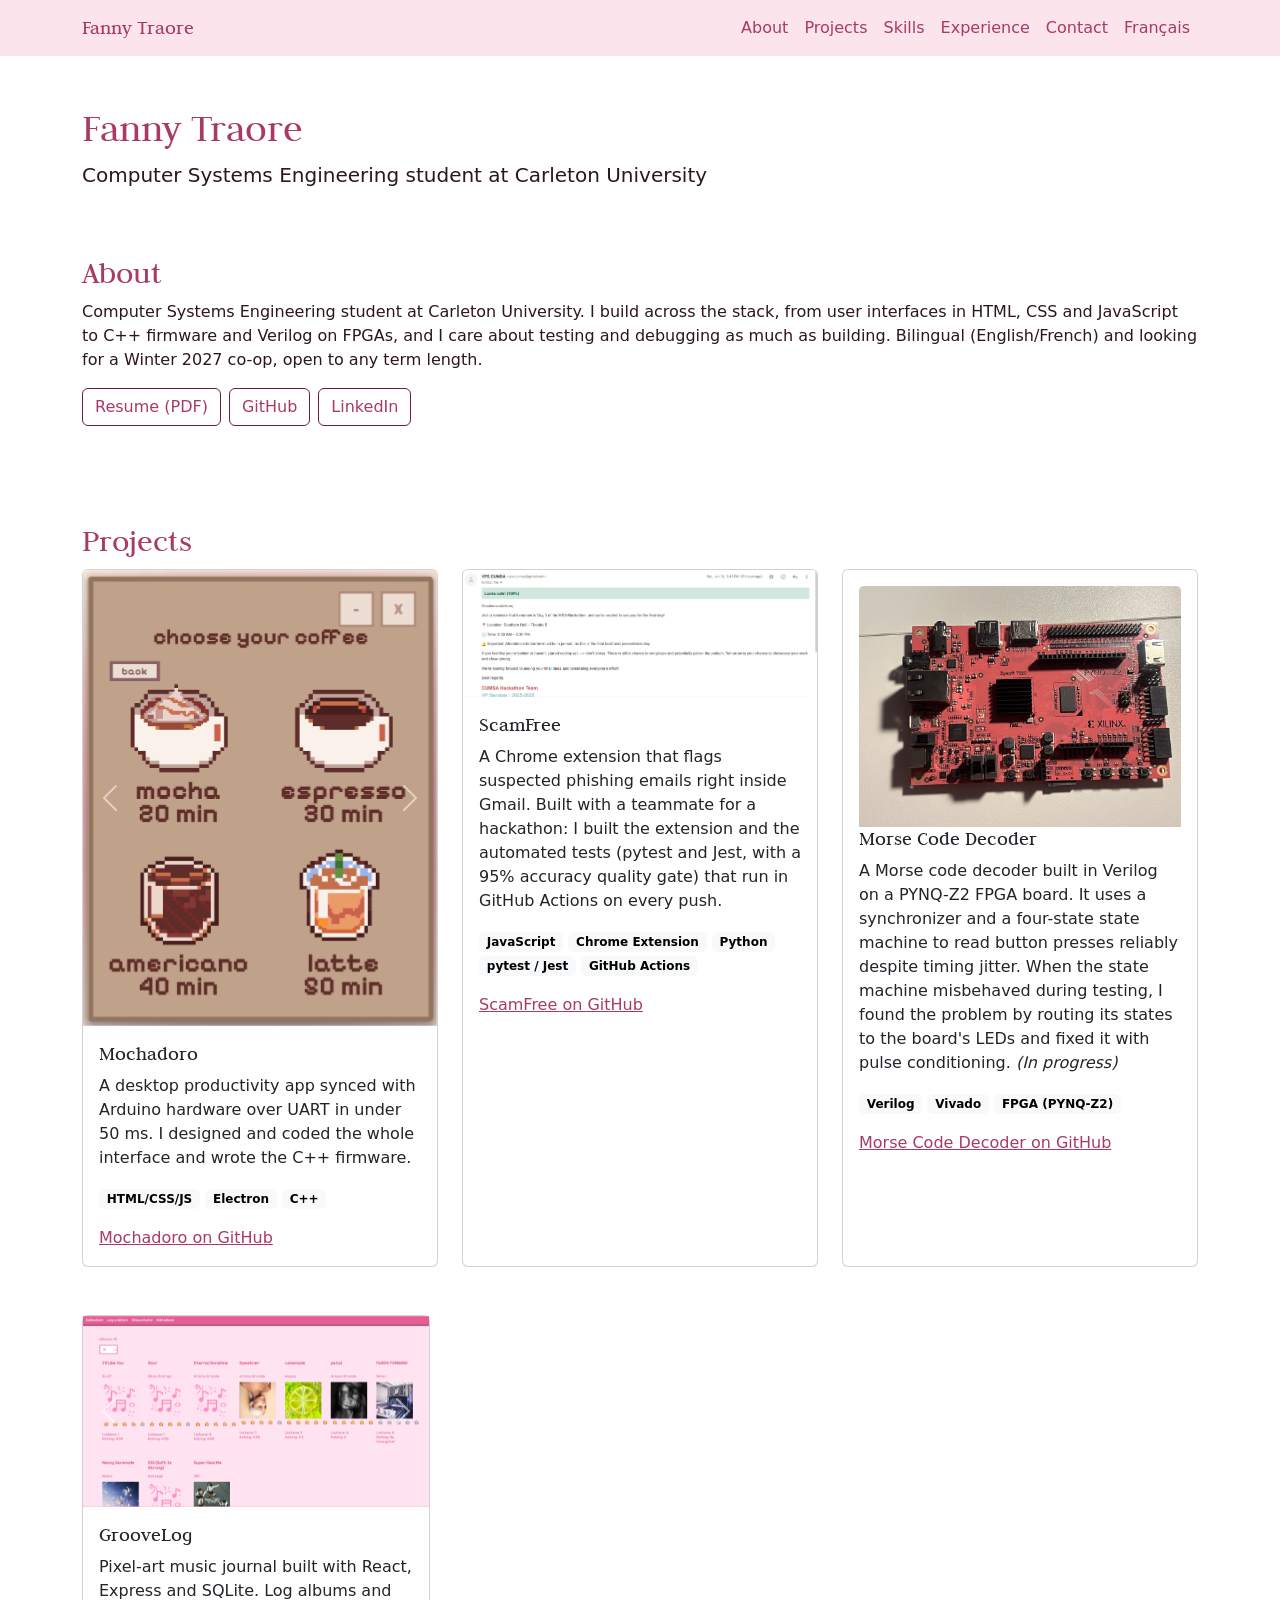
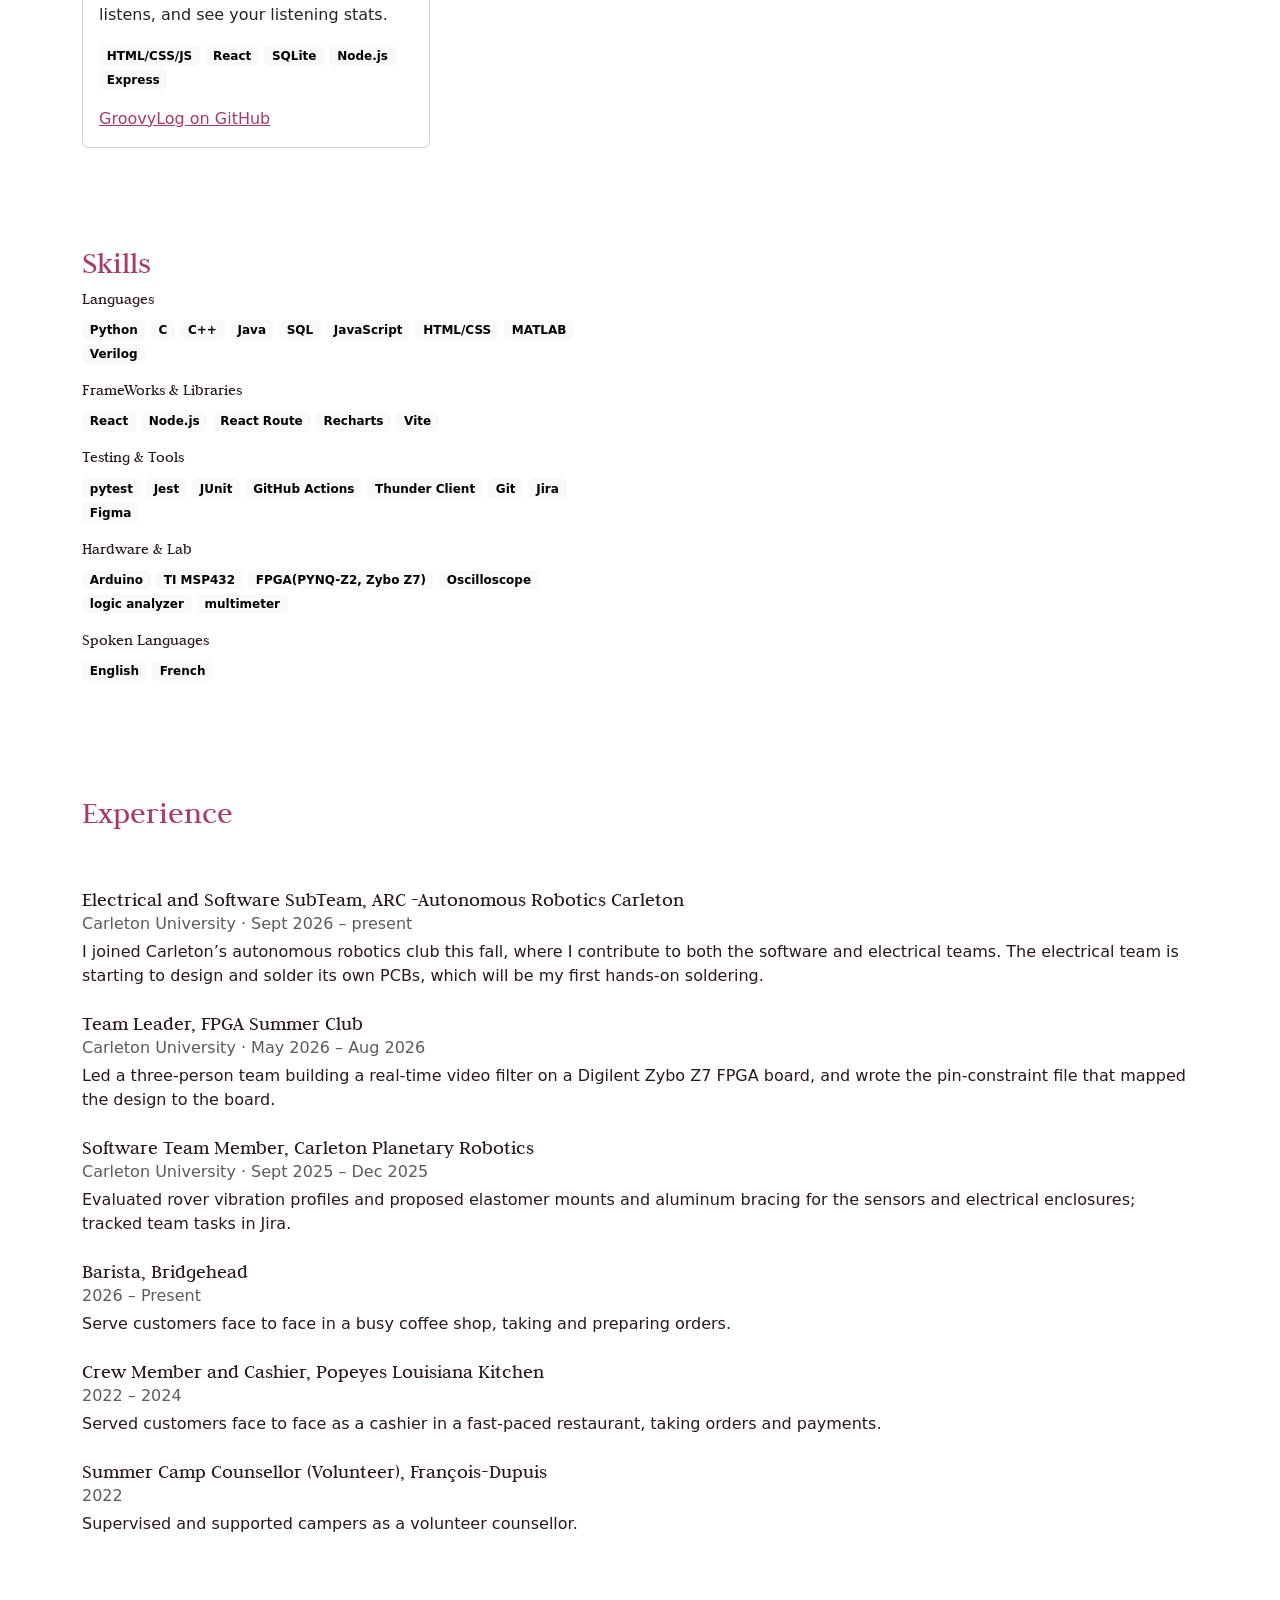
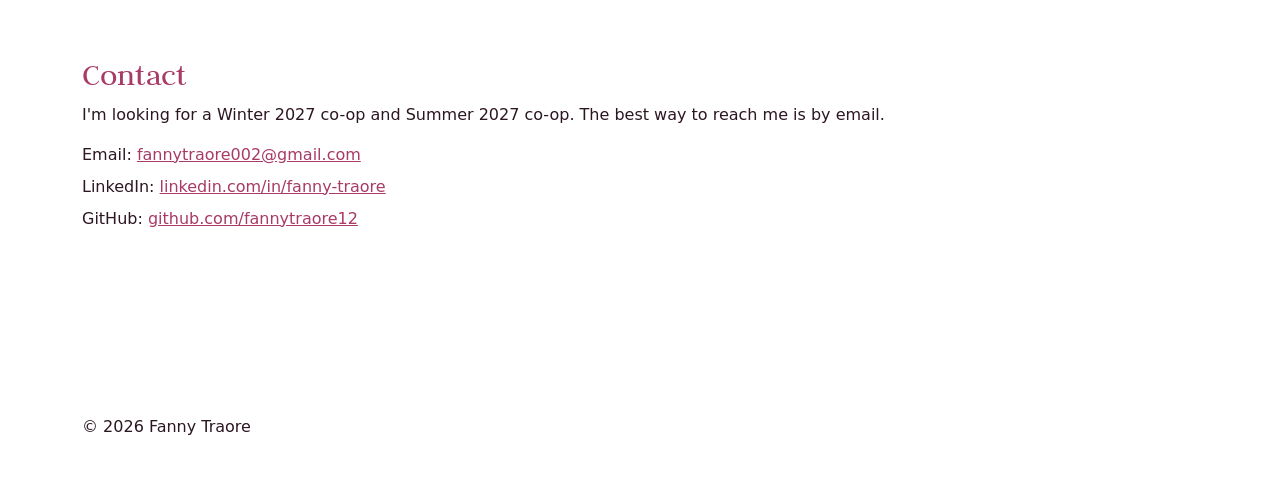
<file: index.html>
<!DOCTYPE html>
<html lang="en">
<head>
    <meta charset="UTF-8">
    <meta name="viewport" content="width=device-width, initial-scale=1">
    <meta name="description" content="Portfolio of Fanny Traore, Computer Systems Engineering student at Carleton University.">
    <title>Fanny Traore | Computer Systems Engineering Portfolio</title>
    <link rel="preconnect" href="https://fonts.googleapis.com">
    <link rel="preconnect" href="https://fonts.gstatic.com" crossorigin>
    <link href="https://fonts.googleapis.com/css2?family=Judson:wght@400;700&display=swap" rel="stylesheet">
    <link href="https://cdn.jsdelivr.net/npm/bootstrap@5.3.3/dist/css/bootstrap.min.css" rel="stylesheet">
    <link href="style.css" rel="stylesheet">
    <link rel="icon" href="data:image/svg+xml,<svg xmlns='http://www.w3.org/2000/svg' viewBox='0 0 100 100'><text y='.9em' font-size='90'>☕</text></svg>">
</head>
<body>
    <a href="#main" class="visually-hidden-focusable">Skip to content</a>

    <header>
        <nav class="navbar navbar-expand-md" aria-label="Main navigation">
            <div class="container">
                <a class="navbar-brand" href="#">Fanny Traore</a>
                <button class="navbar-toggler" type="button" data-bs-toggle="collapse"
                        data-bs-target="#navLinks" aria-controls="navLinks"
                        aria-expanded="false" aria-label="Toggle navigation">
                    <span class="navbar-toggler-icon"></span>
                </button>
                <div class="collapse navbar-collapse" id="navLinks">
                    <ul class="navbar-nav ms-auto">
                        <li class="nav-item"><a class="nav-link" href="#about">About</a></li>
                        <li class="nav-item"><a class="nav-link" href="#projects">Projects</a></li>
                        <li class="nav-item"><a class="nav-link" href="#skills">Skills</a></li>
                        <li class="nav-item"><a class="nav-link" href="#experience">Experience</a></li>
                        <li class="nav-item"><a class="nav-link" href="#contact">Contact</a></li>
                        <li class="nav-item"><a class="nav-link" href="fr.html" lang="fr" hreflang="fr">Français</a></li>
                    </ul>
                </div>
            </div>
        </nav>
    </header>

    <main id="main" class="container py-5">
        <h1>Fanny Traore</h1>
        <p class="lead">Computer Systems Engineering student at Carleton University</p>

        <section id="about" class="py-5">
            <h2>About</h2>
            <p>Computer Systems Engineering student at Carleton University. I build across the stack, from user interfaces in HTML, CSS and JavaScript to C++ firmware and Verilog on FPGAs, and I care about testing and debugging as much as building. Bilingual (English/French) and looking for a Winter 2027 co-op, open to any term length.</p>
            <div class="d-flex gap-2 mt-3">
                <a href="Fanny_Traore_Resume_General.pdf" class="btn btn-outline-primary">Resume (PDF)</a>
                <a href="https://github.com/fannytraore12" class="btn btn-outline-primary">GitHub</a>
                <a href="https://linkedin.com/in/fanny-traore" class="btn btn-outline-primary">LinkedIn</a>
            </div>
        </section>

        <section id="projects" class="py-5">
            <h2>Projects</h2>
            <div class="row g-4">
                <div class="col-md-4">
                    <article class="card h-100">
                        <div id="mochadoroCarousel" class="carousel slide">
                            <div class="carousel-inner">
                                <div class="carousel-item active">
                                    <img src="images/mochadoro_1.png" class="d-block w-100" alt="Mochadoro timer screen showing session controls">
                                </div>
                                <div class="carousel-item">
                                    <img src="images/mochadoro_2.png" class="d-block w-100" alt="Arduino board with RGB LEDs and 7-segment display wired for Mochadoro">
                                </div>
                            </div>
                            <button class="carousel-control-prev" type="button" data-bs-target="#mochadoroCarousel" data-bs-slide="prev" data-bs-theme ="dark">
                                <span class="carousel-control-prev-icon" aria-hidden="true"></span>
                                <span class="visually-hidden">Previous image</span>
                            </button>
                            <button class="carousel-control-next" type="button" data-bs-target="#mochadoroCarousel" data-bs-slide="next" data-bs-theme ="dark">
                                <span class="carousel-control-next-icon" aria-hidden="true"></span>
                                <span class="visually-hidden">Next image</span>
                            </button>
                        </div>
                        <div class="card-body">
                            <h3 class="card-title h5">Mochadoro</h3>
                            <p class="card-text">A desktop productivity app synced with Arduino hardware over UART in under 50 ms. I designed and coded the whole interface and wrote the C++ firmware.</p>
                            <p>
                                <span class="badge text-bg-light">HTML/CSS/JS</span>
                                <span class="badge text-bg-light">Electron</span>
                                <span class="badge text-bg-light">C++</span>
                            </p>
                            <a href="https://github.com/fannytraore12/mochadoro" class="card-link">Mochadoro on GitHub</a>
                        </div>
                    </article>
                </div>

                <div class="col-md-4">
                    <article class="card h-100">
                        <img src="images/scamfree.png" class="card-img-top"
                             alt="ScamFree phishing alert shown inside a Gmail inbox">
                        <div class="card-body">
                            <h3 class="card-title h5">ScamFree</h3>
                            <p class="card-text">A Chrome extension that flags suspected phishing emails right inside Gmail. Built with a teammate for a hackathon: I built the extension and the automated tests (pytest and Jest, with a 95% accuracy quality gate) that run in GitHub Actions on every push.</p>
                            <p>
                                <span class="badge text-bg-light">JavaScript</span>
                                <span class="badge text-bg-light">Chrome Extension</span>
                                <span class="badge text-bg-light">Python</span>
                                <span class="badge text-bg-light">pytest / Jest</span>
                                <span class="badge text-bg-light">GitHub Actions</span>
                            </p>
                            <a href="https://github.com/fannytraore12/ScamFree" class="card-link">ScamFree on GitHub</a>
                        </div>
                    </article>
                </div>

                <div class="col-md-4">
                    <article class="card h-100">
                        <!--<img src="images/morsecode.png" class="card-img-top"!-->
                        <div class="card-body">
                            <img src = "images/fpga.png" class = "card-img-top" alt = "Fpga boar picture">
                            <h3 class="card-title h5">Morse Code Decoder</h3>
                            <p class="card-text">A Morse code decoder built in Verilog on a PYNQ-Z2 FPGA board. It uses a synchronizer and a four-state state machine to read button presses reliably despite timing jitter. When the state machine misbehaved during testing, I found the problem by routing its states to the board's LEDs and fixed it with pulse conditioning. <em>(In progress)</em></p>
                            <p>
                                <span class="badge text-bg-light">Verilog</span>
                                <span class="badge text-bg-light">Vivado</span>
                                <span class="badge text-bg-light">FPGA (PYNQ-Z2)</span>
                            </p>
                            <a href="https://github.com/fannytraore12/MorseCode_decoder" class="card-link">Morse Code Decoder on GitHub</a>
                        </div>
                    </article>
                </div>
                 <div class="row g-4">
                <div class="col-md-4">
                    <article class="card h-100">
                        <div id="GroovyCarousel" class="carousel slide">
                            <div class="carousel-inner">
                                <div class="carousel-item active">
                                    <img src="images/collection.png" class="d-block w-100" alt="Mochadoro timer screen showing session controls">
                                </div>
                                <div class="carousel-item">
                                    <img src="images/add-album.png" class="d-block w-100" alt="Arduino board with RGB LEDs and 7-segment display wired for Mochadoro">
                                </div>
                                <div class="carousel-item">
                                    <img src="images/log-listen.png" class="d-block w-100" alt="Arduino board with RGB LEDs and 7-segment display wired for Mochadoro">
                                </div>
                                <div class="carousel-item">
                                    <img src="images/stats.png" class="d-block w-100" alt="Arduino board with RGB LEDs and 7-segment display wired for Mochadoro">
                                </div>
                            </div>
                            <button class="carousel-control-prev" type="button" data-bs-target="#GroovyCarousel" data-bs-slide="prev" data-bs-theme ="dark">
                                <span class="carousel-control-prev-icon" aria-hidden="true"></span>
                                <span class="visually-hidden">Previous image</span>
                            </button>
                            <button class="carousel-control-next" type="button" data-bs-target="#GroovyCarousel" data-bs-slide="next" data-bs-theme ="dark">
                                <span class="carousel-control-next-icon" aria-hidden="true"></span>
                                <span class="visually-hidden">Next image</span>
                            </button>
                        </div>
                        <div class="card-body">
                            <h3 class="card-title h5">GrooveLog</h3>
                            <p class="card-text">Pixel-art music journal built with React, Express and SQLite. Log albums and listens, and see your listening stats.</p>
                            <p>
                                <span class="badge text-bg-light">HTML/CSS/JS</span>
                                <span class="badge text-bg-light">React</span>
                                <span class="badge text-bg-light">SQLite</span>
                                <span class="badge text-bg-light">Node.js</span>
                                <span class="badge text-bg-light">Express</span>
                            </p>
                            <a href="https://github.com/fannytraore12/GroovyLog" class="card-link">GroovyLog on GitHub</a>
                        </div>
                    </article>
                </div>
            </div>
        </section>

        <section id="skills" class="py-5">
            <h2>Skills</h2>
            <div class="row g-4">
                <div class="col-md-6">
                    <h3 class="h6">Languages</h3>
                    <p>
                        <span class="badge text-bg-light">Python</span>
                        <span class="badge text-bg-light">C</span>
                        <span class="badge text-bg-light">C++</span>
                        <span class="badge text-bg-light">Java</span>
                         <span class="badge text-bg-light">SQL</span>
                        <span class="badge text-bg-light">JavaScript</span>
                        <span class="badge text-bg-light">HTML/CSS</span>
                        <span class="badge text-bg-light">MATLAB</span>
                        <span class="badge text-bg-light">Verilog</span>
                    </p>
                </div>
            </div>
            <div class="row g-4">
                <div class="col-md-6">
                    <h3 class="h6">FrameWorks & Libraries</h3>
                    <p>
                        <span class="badge text-bg-light">React</span>
                        <span class="badge text-bg-light">Node.js</span>
                        <span class="badge text-bg-light">React Route</span>
                        <span class="badge text-bg-light">Recharts</span>
                        <span class="badge text-bg-light">Vite</span>
                    </p>
                </div>
            </div>
             <div class="row g-4">
                <div class="col-md-6">
                    <h3 class="h6">Testing & Tools</h3>
                    <p>
                        <span class="badge text-bg-light">pytest</span>
                        <span class="badge text-bg-light">Jest</span>
                        <span class="badge text-bg-light">JUnit</span>
                        <span class="badge text-bg-light">GitHub Actions</span>
                        <span class="badge text-bg-light">Thunder Client</span>
                        <span class="badge text-bg-light">Git</span>
                        <span class="badge text-bg-light">Jira</span>
                        <span class="badge text-bg-light">Figma</span>
                    </p>
                </div>
            </div>
             <div class="row g-4">
                <div class="col-md-6">
                    <h3 class="h6">Hardware & Lab</h3>
                    <p>
                        <span class="badge text-bg-light">Arduino</span>
                        <span class="badge text-bg-light">TI MSP432</span>
                        <span class="badge text-bg-light">FPGA(PYNQ-Z2, Zybo Z7)</span>
                        <span class="badge text-bg-light">Oscilloscope</span>
                        <span class="badge text-bg-light">logic analyzer</span>
                        <span class="badge text-bg-light">multimeter</span>
                    </p>
                </div>
            </div>
             <div class="row g-4">
                <div class="col-md-6">
                    <h3 class="h6">Spoken Languages</h3>
                    <p>
                        <span class="badge text-bg-light">English</span>
                        <span class="badge text-bg-light">French</span>
                    </p>
                </div>
            </div>
        </section>
        <section id="experience" class="py-5">
            <h2>Experience</h2>
            <section id="experience" class="py-5">
            <ul class="list-unstyled">
                <li class="mb-4">
                    <h3 class="h5 mb-0">Electrical and Software SubTeam, ARC -Autonomous Robotics Carleton</h3>
                    <p class="text-body-secondary mb-1">Carleton University · Sept 2026 – present</p>
                    <p>I joined Carleton’s autonomous robotics club this fall, where I contribute to both the software and electrical teams. The electrical team is starting to design and solder its own PCBs, which will be my first hands-on soldering.</p>
                </li>
                <li class="mb-4">
                    <h3 class="h5 mb-0">Team Leader, FPGA Summer Club</h3>
                    <p class="text-body-secondary mb-1">Carleton University · May 2026 – Aug 2026</p>
                    <p>Led a three-person team building a real-time video filter on a Digilent Zybo Z7 FPGA board, and wrote the pin-constraint file that mapped the design to the board.</p>
                </li>
                <li class="mb-4">
                    <h3 class="h5 mb-0">Software Team Member, Carleton Planetary Robotics</h3>
                    <p class="text-body-secondary mb-1">Carleton University · Sept 2025 – Dec 2025</p>
                    <p>Evaluated rover vibration profiles and proposed elastomer mounts and aluminum bracing for the sensors and electrical enclosures; tracked team tasks in Jira.</p>
                </li>
                <li class="mb-4">
                    <h3 class="h5 mb-0">Barista, Bridgehead</h3>
                    <p class="text-body-secondary mb-1">2026 – Present</p>
                    <p>Serve customers face to face in a busy coffee shop, taking and preparing orders.</p>
                </li>
                <li class="mb-4">
                    <h3 class="h5 mb-0">Crew Member and Cashier, Popeyes Louisiana Kitchen</h3>
                    <p class="text-body-secondary mb-1">2022 – 2024</p>
                    <p>Served customers face to face as a cashier in a fast-paced restaurant, taking orders and payments.</p>
                </li>
                <li class="mb-4">
                    <h3 class="h5 mb-0">Summer Camp Counsellor (Volunteer), François-Dupuis</h3>
                    <p class="text-body-secondary mb-1">2022</p>
                    <p>Supervised and supported campers as a volunteer counsellor.</p>
                </li>
            </ul>
        </section>
        <section id="contact" class="py-5">
            <h2>Contact</h2>
            <p>I'm looking for a Winter 2027 co-op and Summer 2027 co-op. The best way to reach me is by email.</p>
            <ul class="list-unstyled">
                <li class="mb-2">Email: <a href="mailto:fannytraore002@gmail.com">fannytraore002@gmail.com</a></li>
                <li class="mb-2">LinkedIn: <a href="https://linkedin.com/in/fanny-traore">linkedin.com/in/fanny-traore</a></li>
                <li class="mb-2">GitHub: <a href="https://github.com/fannytraore12">github.com/fannytraore12</a></li>
            </ul>
    </section>
    </main>

    <footer class="container py-4">
        <p>&copy; 2026 Fanny Traore</p>
    </footer>

    <script src="https://cdn.jsdelivr.net/npm/bootstrap@5.3.3/dist/js/bootstrap.bundle.min.js"></script>
</body>
</html>
</file>
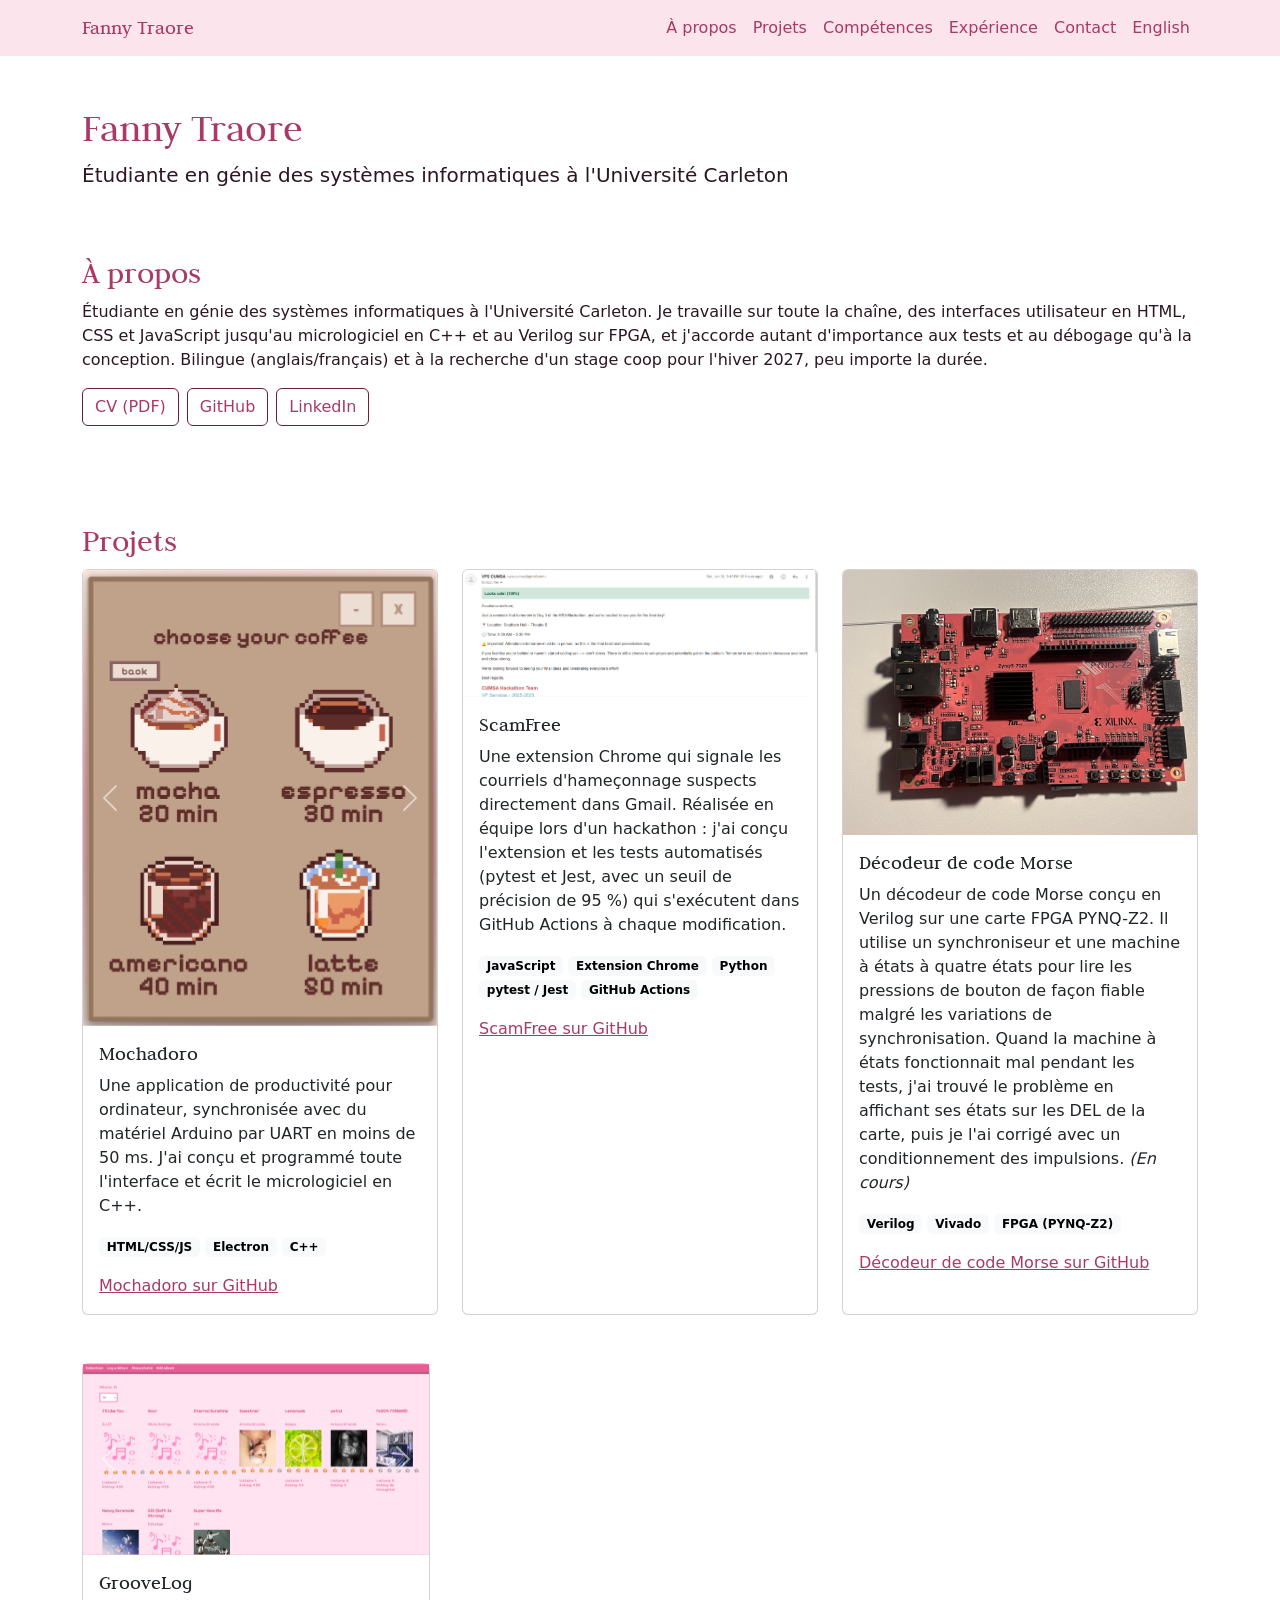
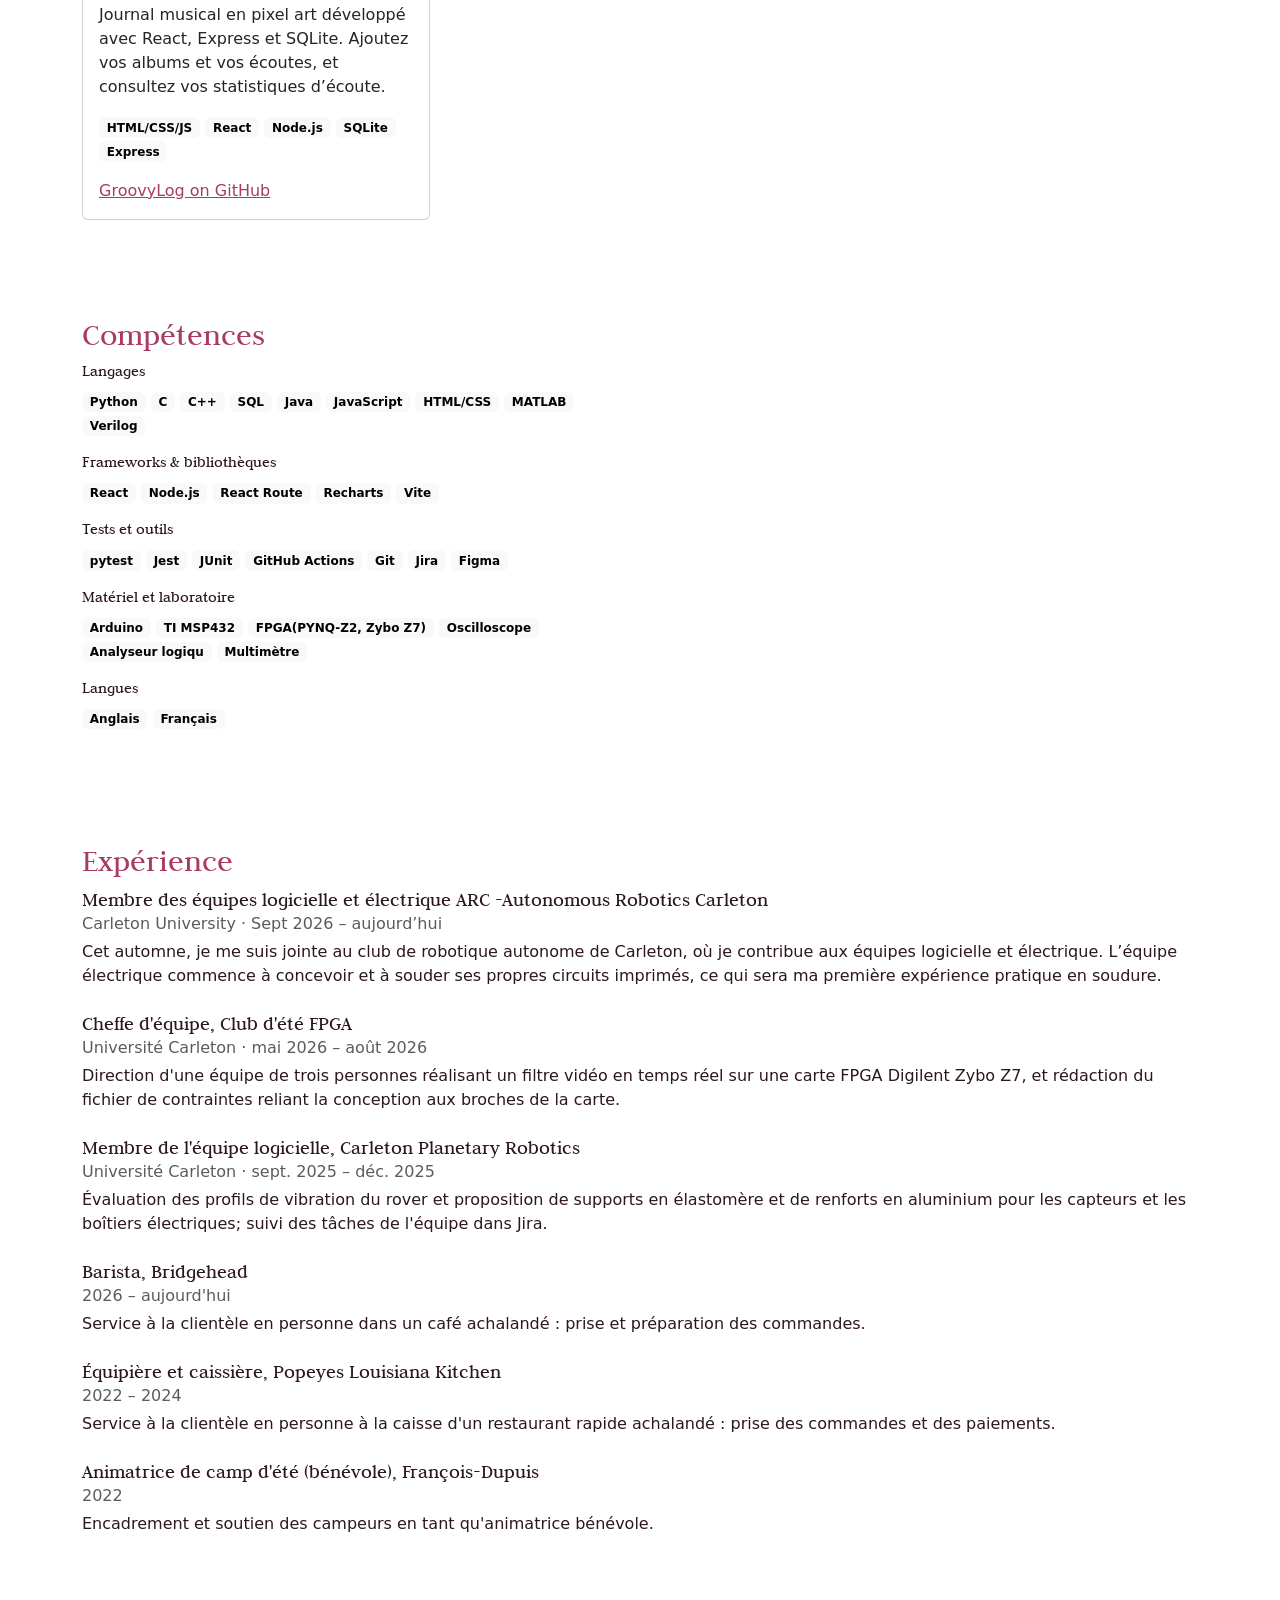
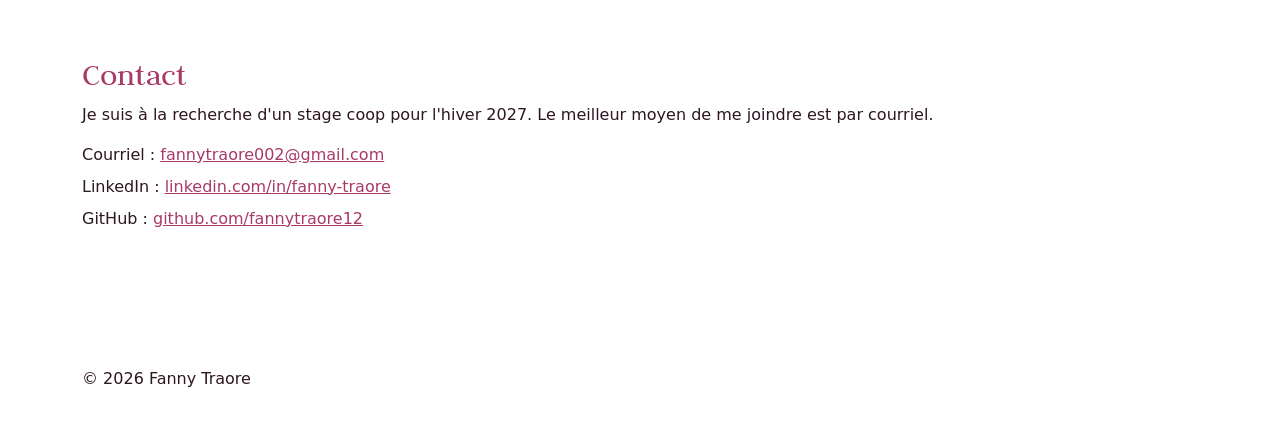
<file: fr.html>
<!DOCTYPE html>
<html lang="fr">
<head>
    <meta charset="UTF-8">
    <meta name="viewport" content="width=device-width, initial-scale=1">
    <meta name="description" content="Portfolio de Fanny Traore, étudiante en génie des systèmes informatiques à l'Université Carleton.">
    <title>Fanny Traore | Portfolio en génie des systèmes informatiques</title>
    <link rel="preconnect" href="https://fonts.googleapis.com">
    <link rel="preconnect" href="https://fonts.gstatic.com" crossorigin>
    <link href="https://fonts.googleapis.com/css2?family=Judson:wght@400;700&display=swap" rel="stylesheet">
    <link href="https://cdn.jsdelivr.net/npm/bootstrap@5.3.3/dist/css/bootstrap.min.css" rel="stylesheet">
    <link href="style.css" rel="stylesheet">
    <link rel="icon" href="data:image/svg+xml,<svg xmlns='http://www.w3.org/2000/svg' viewBox='0 0 100 100'><text y='.9em' font-size='90'>☕</text></svg>">
</head>
<body>
    <a href="#main" class="visually-hidden-focusable">Aller au contenu</a>

    <header>
        <nav class="navbar navbar-expand-md" aria-label="Navigation principale">
            <div class="container">
                <a class="navbar-brand" href="#">Fanny Traore</a>
                <button class="navbar-toggler" type="button" data-bs-toggle="collapse"
                        data-bs-target="#navLinks" aria-controls="navLinks"
                        aria-expanded="false" aria-label="Ouvrir le menu">
                    <span class="navbar-toggler-icon"></span>
                </button>
                <div class="collapse navbar-collapse" id="navLinks">
                    <ul class="navbar-nav ms-auto">
                        <li class="nav-item"><a class="nav-link" href="#about">À propos</a></li>
                        <li class="nav-item"><a class="nav-link" href="#projects">Projets</a></li>
                        <li class="nav-item"><a class="nav-link" href="#skills">Compétences</a></li>
                        <li class="nav-item"><a class="nav-link" href="#experience">Expérience</a></li>
                        <li class="nav-item"><a class="nav-link" href="#contact">Contact</a></li>
                        <li class="nav-item"><a class="nav-link" href="index.html" lang="en" hreflang="en">English</a></li>
                    </ul>
                </div>
            </div>
        </nav>
    </header>

    <main id="main" class="container py-5">
        <h1>Fanny Traore</h1>
        <p class="lead">Étudiante en génie des systèmes informatiques à l'Université Carleton</p>

        <section id="about" class="py-5">
            <h2>À propos</h2>
            <p>Étudiante en génie des systèmes informatiques à l'Université Carleton. Je travaille sur toute la chaîne, des interfaces utilisateur en HTML, CSS et JavaScript jusqu'au micrologiciel en C++ et au Verilog sur FPGA, et j'accorde autant d'importance aux tests et au débogage qu'à la conception. Bilingue (anglais/français) et à la recherche d'un stage coop pour l'hiver 2027, peu importe la durée.</p>
            <div class="d-flex gap-2 mt-3">
                <a href="Fanny_Traore_CV_General_FR.pdf" class="btn btn-outline-primary">CV (PDF)</a>
                <a href="https://github.com/fannytraore12" class="btn btn-outline-primary">GitHub</a>
                <a href="https://linkedin.com/in/fanny-traore" class="btn btn-outline-primary">LinkedIn</a>
            </div>
        </section>

        <section id="projects" class="py-5">
            <h2>Projets</h2>
            <div class="row g-4">

                <div class="col-md-4">
                    <article class="card h-100">
                        <div id="mochadoroCarousel" class="carousel slide">
                            <div class="carousel-inner">
                                <div class="carousel-item active">
                                    <img src="images/mochadoro_1.png" class="d-block w-100" alt="Écran de minuterie de Mochadoro avec les commandes de session">
                                </div>
                                <div class="carousel-item">
                                    <img src="images/mochadoro_2.png" class="d-block w-100" alt="Carte Arduino avec DEL RVB et afficheur à 7 segments câblés pour Mochadoro">
                                </div>
                            </div>
                            <button class="carousel-control-prev" type="button" data-bs-target="#mochadoroCarousel" data-bs-slide="prev" data-bs-theme ="dark">
                                <span class="carousel-control-prev-icon" aria-hidden="true"></span>
                                <span class="visually-hidden">Image précédente</span>
                            </button>
                            <button class="carousel-control-next" type="button" data-bs-target="#mochadoroCarousel" data-bs-slide="next" data-bs-theme ="dark">
                                <span class="carousel-control-next-icon" aria-hidden="true"></span>
                                <span class="visually-hidden">Image suivante</span>
                            </button>
                        </div>
                        <div class="card-body">
                            <h3 class="card-title h5">Mochadoro</h3>
                            <p class="card-text">Une application de productivité pour ordinateur, synchronisée avec du matériel Arduino par UART en moins de 50 ms. J'ai conçu et programmé toute l'interface et écrit le micrologiciel en C++.</p>
                            <p>
                                <span class="badge text-bg-light">HTML/CSS/JS</span>
                                <span class="badge text-bg-light">Electron</span>
                                <span class="badge text-bg-light">C++</span>
                            </p>
                            <a href="https://github.com/fannytraore12/mochadoro" class="card-link">Mochadoro sur GitHub</a>
                        </div>
                    </article>
                </div>
                <div class="col-md-4">
                    <article class="card h-100">
                        <img src="images/scamfree.png" class="card-img-top"
                             alt="Alerte d'hameçonnage de ScamFree affichée dans une boîte de réception Gmail">
                        <div class="card-body">
                            <h3 class="card-title h5">ScamFree</h3>
                            <p class="card-text">Une extension Chrome qui signale les courriels d'hameçonnage suspects directement dans Gmail. Réalisée en équipe lors d'un hackathon : j'ai conçu l'extension et les tests automatisés (pytest et Jest, avec un seuil de précision de 95 %) qui s'exécutent dans GitHub Actions à chaque modification.</p>
                            <p>
                                <span class="badge text-bg-light">JavaScript</span>
                                <span class="badge text-bg-light">Extension Chrome</span>
                                <span class="badge text-bg-light">Python</span>
                                <span class="badge text-bg-light">pytest / Jest</span>
                                <span class="badge text-bg-light">GitHub Actions</span>
                            </p>
                            <a href="https://github.com/fannytraore12/ScamFree" class="card-link">ScamFree sur GitHub</a>
                        </div>
                    </article>
                </div>
                <div class="col-md-4">
                    <article class="card h-100">
                        <img src = "images/fpga.png" class = "card-img-top" alt = "Fpga boar picture">
                        <div class="card-body">
                            <h3 class="card-title h5">Décodeur de code Morse</h3>
                            <p class="card-text">Un décodeur de code Morse conçu en Verilog sur une carte FPGA PYNQ-Z2. Il utilise un synchroniseur et une machine à états à quatre états pour lire les pressions de bouton de façon fiable malgré les variations de synchronisation. Quand la machine à états fonctionnait mal pendant les tests, j'ai trouvé le problème en affichant ses états sur les DEL de la carte, puis je l'ai corrigé avec un conditionnement des impulsions. <em>(En cours)</em></p>
                            <p>
                                <span class="badge text-bg-light">Verilog</span>
                                <span class="badge text-bg-light">Vivado</span>
                                <span class="badge text-bg-light">FPGA (PYNQ-Z2)</span>
                            </p>
                            <a href="https://github.com/fannytraore12/MorseCode_decoder" class="card-link">Décodeur de code Morse sur GitHub</a>
                        </div>
                    </article>
                </div>
                <div class="row g-4">
                <div class="col-md-4">
                    <article class="card h-100">
                        <div id="GroovyCarousel" class="carousel slide">
                            <div class="carousel-inner">
                                <div class="carousel-item active">
                                    <img src="images/collection.png" class="d-block w-100" alt="Mochadoro timer screen showing session controls">
                                </div>
                                <div class="carousel-item">
                                    <img src="images/add-album.png" class="d-block w-100" alt="Arduino board with RGB LEDs and 7-segment display wired for Mochadoro">
                                </div>
                                <div class="carousel-item">
                                    <img src="images/log-listen.png" class="d-block w-100" alt="Arduino board with RGB LEDs and 7-segment display wired for Mochadoro">
                                </div>
                                <div class="carousel-item">
                                    <img src="images/stats.png" class="d-block w-100" alt="Arduino board with RGB LEDs and 7-segment display wired for Mochadoro">
                                </div>
                            </div>
                            <button class="carousel-control-prev" type="button" data-bs-target="#GroovyCarousel" data-bs-slide="prev" data-bs-theme ="dark">
                                <span class="carousel-control-prev-icon" aria-hidden="true"></span>
                                <span class="visually-hidden">Image précédente</span>
                            </button>
                            <button class="carousel-control-next" type="button" data-bs-target="#GroovyCarousel" data-bs-slide="next" data-bs-theme ="dark">
                                <span class="carousel-control-next-icon" aria-hidden="true"></span>
                                <span class="visually-hidden">Image suivante</span>
                            </button>
                        </div>
                        <div class="card-body">
                            <h3 class="card-title h5">GrooveLog</h3>
                            <p class="card-text">Journal musical en pixel art développé avec React, Express et SQLite. Ajoutez vos albums et vos écoutes, et consultez vos statistiques d’écoute.</p>
                            <p>
                                <span class="badge text-bg-light">HTML/CSS/JS</span>
                                <span class="badge text-bg-light">React</span>
                                <span class="badge text-bg-light">Node.js</span>
                                <span class="badge text-bg-light">SQLite</span>
                                <span class="badge text-bg-light">Express</span>
                            </p>
                            <a href="https://github.com/fannytraore12/GroovyLog" class="card-link">GroovyLog on GitHub</a>
                        </div>
                    </article>
                </div>
            </div>
        </section>

        <section id="skills" class="py-5">
            <h2>Compétences</h2>
                        <div class="row g-4">
                <div class="col-md-6">
                    <h3 class="h6">Langages</h3>
                    <p>
                        <span class="badge text-bg-light">Python</span>
                        <span class="badge text-bg-light">C</span>
                        <span class="badge text-bg-light">C++</span>
                        <span class="badge text-bg-light">SQL</span>
                        <span class="badge text-bg-light">Java</span>
                        <span class="badge text-bg-light">JavaScript</span>
                        <span class="badge text-bg-light">HTML/CSS</span>
                        <span class="badge text-bg-light">MATLAB</span>
                        <span class="badge text-bg-light">Verilog</span>
                    </p>
                </div>
            </div>
                      <div class="row g-4">
                <div class="col-md-6">
                    <h3 class="h6">Frameworks & bibliothèques</h3>
                    <p>
                        <span class="badge text-bg-light">React</span>
                        <span class="badge text-bg-light">Node.js</span>
                        <span class="badge text-bg-light">React Route</span>
                        <span class="badge text-bg-light">Recharts</span>
                        <span class="badge text-bg-light">Vite</span>
                    </p>
                </div>
            </div>
             <div class="row g-4">
                <div class="col-md-6">
                    <h3 class="h6">Tests et outils</h3>
                    <p>
                        <span class="badge text-bg-light">pytest</span>
                        <span class="badge text-bg-light">Jest</span>
                        <span class="badge text-bg-light">JUnit</span>
                        <span class="badge text-bg-light">GitHub Actions</span>
                        <span class="badge text-bg-light">Git</span>
                        <span class="badge text-bg-light">Jira</span>
                        <span class="badge text-bg-light">Figma</span>
                    </p>
                </div>
            </div>
             <div class="row g-4">
                <div class="col-md-6">
                    <h3 class="h6">Matériel et laboratoire</h3>
                    <p>
                        <span class="badge text-bg-light">Arduino</span>
                        <span class="badge text-bg-light">TI MSP432</span>
                        <span class="badge text-bg-light">FPGA(PYNQ-Z2, Zybo Z7)</span>
                        <span class="badge text-bg-light">Oscilloscope</span>
                        <span class="badge text-bg-light">Analyseur logiqu</span>
                        <span class="badge text-bg-light">Multimètre</span>
                    </p>
                </div>
            </div>
             <div class="row g-4">
                <div class="col-md-6">
                    <h3 class="h6">Langues</h3>
                    <p>
                        <span class="badge text-bg-light">Anglais</span>
                        <span class="badge text-bg-light">Français</span>
                    </p>
                </div>
            </div>
        </section>
        <section id="experience" class="py-5">
            <h2>Expérience</h2>
            <ul class="list-unstyled">
                <li class="mb-4">
                    <h3 class="h5 mb-0">Membre des équipes logicielle et électrique ARC -Autonomous Robotics Carleton</h3>
                    <p class="text-body-secondary mb-1">Carleton University · Sept 2026 – aujourd’hui</p>
                    <p>Cet automne, je me suis jointe au club de robotique autonome de Carleton, où je contribue aux équipes logicielle et électrique. L’équipe électrique commence à concevoir et à souder ses propres circuits imprimés, ce qui sera ma première expérience pratique en soudure.</p>
                </li>
                <li class="mb-4">
                    <h3 class="h5 mb-0">Cheffe d'équipe, Club d'été FPGA</h3>
                    <p class="text-body-secondary mb-1">Université Carleton · mai 2026 – août 2026</p>
                    <p>Direction d'une équipe de trois personnes réalisant un filtre vidéo en temps réel sur une carte FPGA Digilent Zybo Z7, et rédaction du fichier de contraintes reliant la conception aux broches de la carte.</p>
                </li>
                <li class="mb-4">
                    <h3 class="h5 mb-0">Membre de l'équipe logicielle, Carleton Planetary Robotics</h3>
                    <p class="text-body-secondary mb-1">Université Carleton · sept. 2025 – déc. 2025</p>
                    <p>Évaluation des profils de vibration du rover et proposition de supports en élastomère et de renforts en aluminium pour les capteurs et les boîtiers électriques; suivi des tâches de l'équipe dans Jira.</p>
                </li>
                <li class="mb-4">
                    <h3 class="h5 mb-0">Barista, Bridgehead</h3>
                    <p class="text-body-secondary mb-1">2026 – aujourd'hui</p>
                    <p>Service à la clientèle en personne dans un café achalandé : prise et préparation des commandes.</p>
                </li>
                <li class="mb-4">
                    <h3 class="h5 mb-0">Équipière et caissière, Popeyes Louisiana Kitchen</h3>
                    <p class="text-body-secondary mb-1">2022 – 2024</p>
                    <p>Service à la clientèle en personne à la caisse d'un restaurant rapide achalandé : prise des commandes et des paiements.</p>
                </li>
                <li class="mb-4">
                    <h3 class="h5 mb-0">Animatrice de camp d'été (bénévole), François-Dupuis</h3>
                    <p class="text-body-secondary mb-1">2022</p>
                    <p>Encadrement et soutien des campeurs en tant qu'animatrice bénévole.</p>
                </li>
            </ul>
        </section>
        <section id="contact" class="py-5">
            <h2>Contact</h2>
            <p>Je suis à la recherche d'un stage coop pour l'hiver 2027. Le meilleur moyen de me joindre est par courriel.</p>
            <ul class="list-unstyled">
                <li class="mb-2">Courriel : <a href="mailto:fannytraore002@gmail.com">fannytraore002@gmail.com</a></li>
                <li class="mb-2">LinkedIn : <a href="https://linkedin.com/in/fanny-traore">linkedin.com/in/fanny-traore</a></li>
                <li class="mb-2">GitHub : <a href="https://github.com/fannytraore12">github.com/fannytraore12</a></li>
        </ul>
    </section>
    </main>

    <footer class="container py-4">
        <p>&copy; 2026 Fanny Traore</p>
    </footer>

    <script src="https://cdn.jsdelivr.net/npm/bootstrap@5.3.3/dist/js/bootstrap.bundle.min.js"></script>
</body>
</html>
</file>
<file: style.css>
:root{
    --pink-accents:  #a83a66;
    --pink-dark: #6b1d3d;
    --pink-soft: #FCE4EC;
    --text: #2c1622;  
}

h1, h2, h3, .navbar-brand{
    font-family: "Judson", serif;
    color: var(--pink-accents);
}

.navbar{
    background-color: var(--pink-soft);
}
.navbar, .nav-link{
    color: var(--pink-accents);
}
.vavbar, nav-link:hover{
    color:var(--pink-dark);
}
a{
    color:var(--pink-accents);
}
a:hover{
    color:var(--pink-dark);
}

a:focus-visible{
    outline: 3px solid var(--pink-dark);
    outline-offset: 2px;
}

body{
    color: var(--text);
}

.btn-outline-primary{
    --bs-btn-color: var(--pink-accents);
    --bs-btn-border: var(--pink-accents);
    --bs-btn-hover-color: var(#fff);
    --bs-btn-hover-bg: var(--pink-dark);
    --bs-btn-border-color: var(--pink-dark);
    --bs-btn-focus-shadow-rgb: 168, 58, 102;
}
</file>
